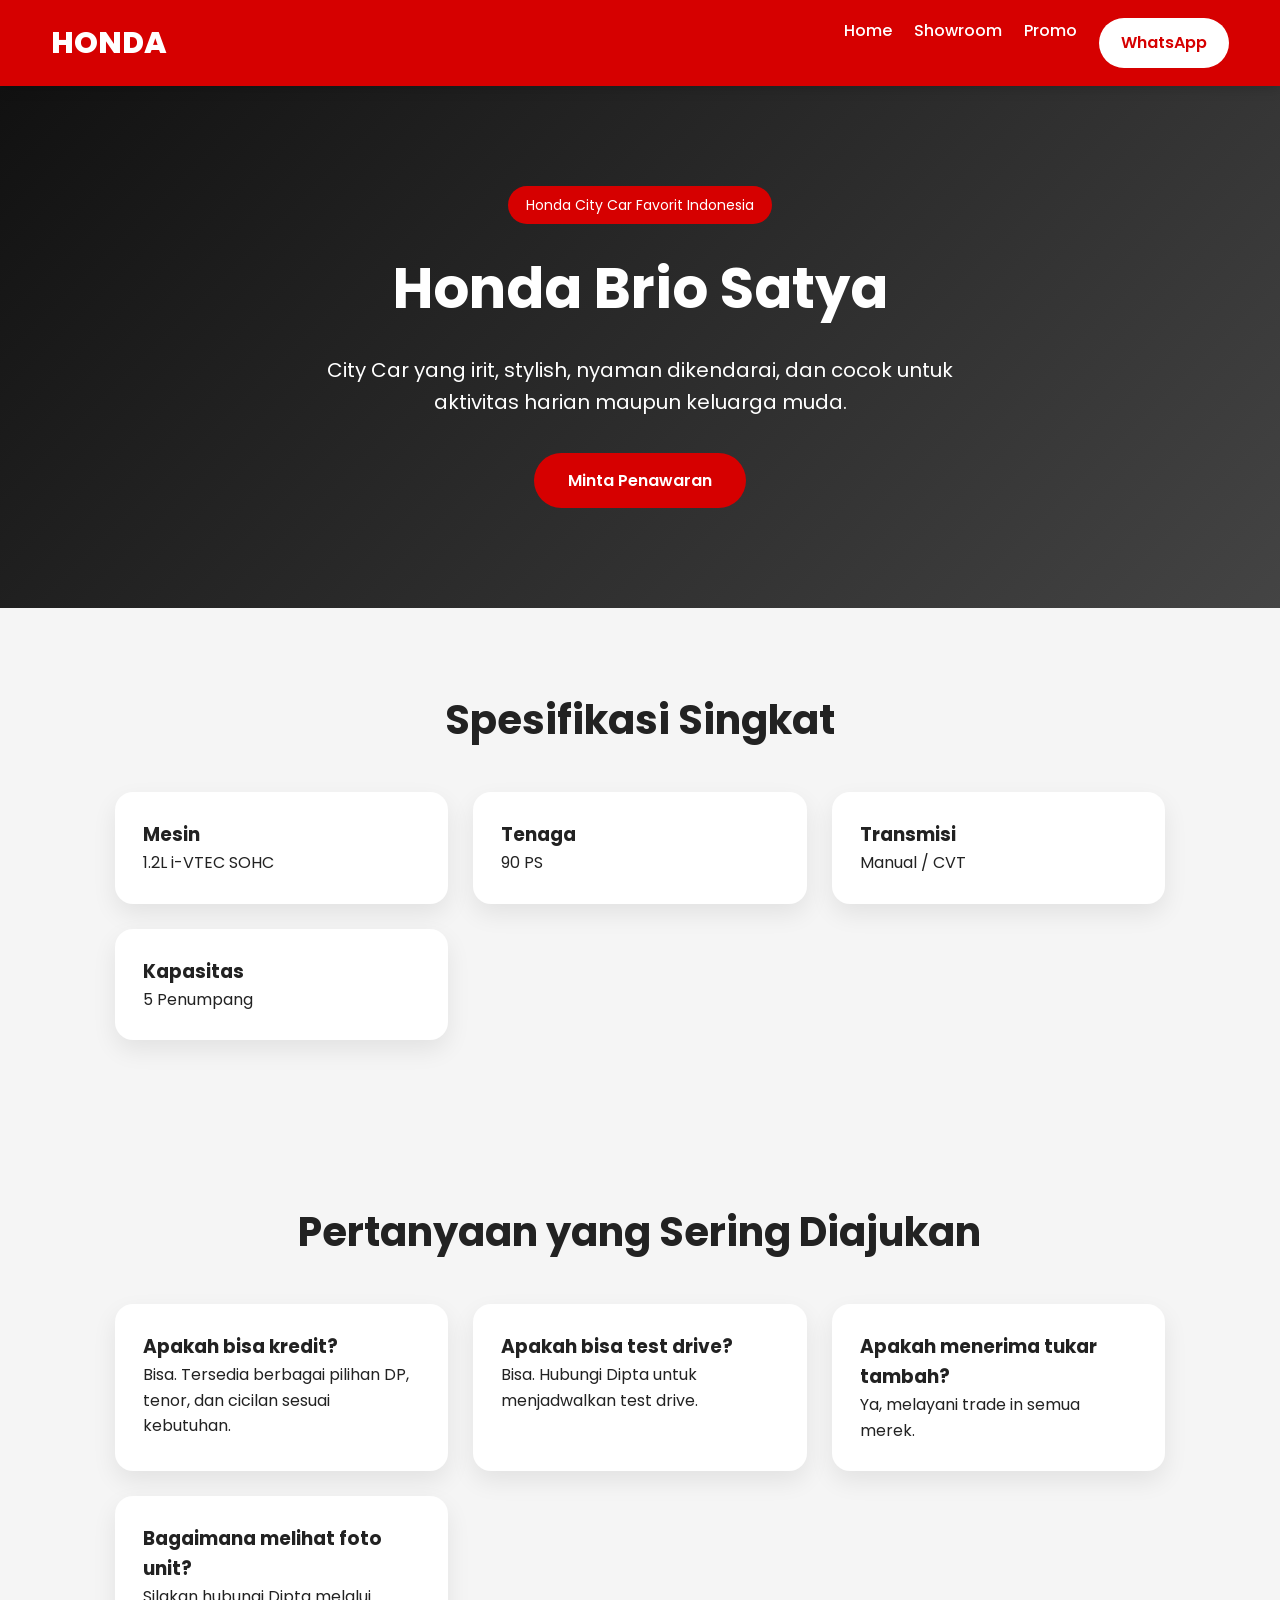
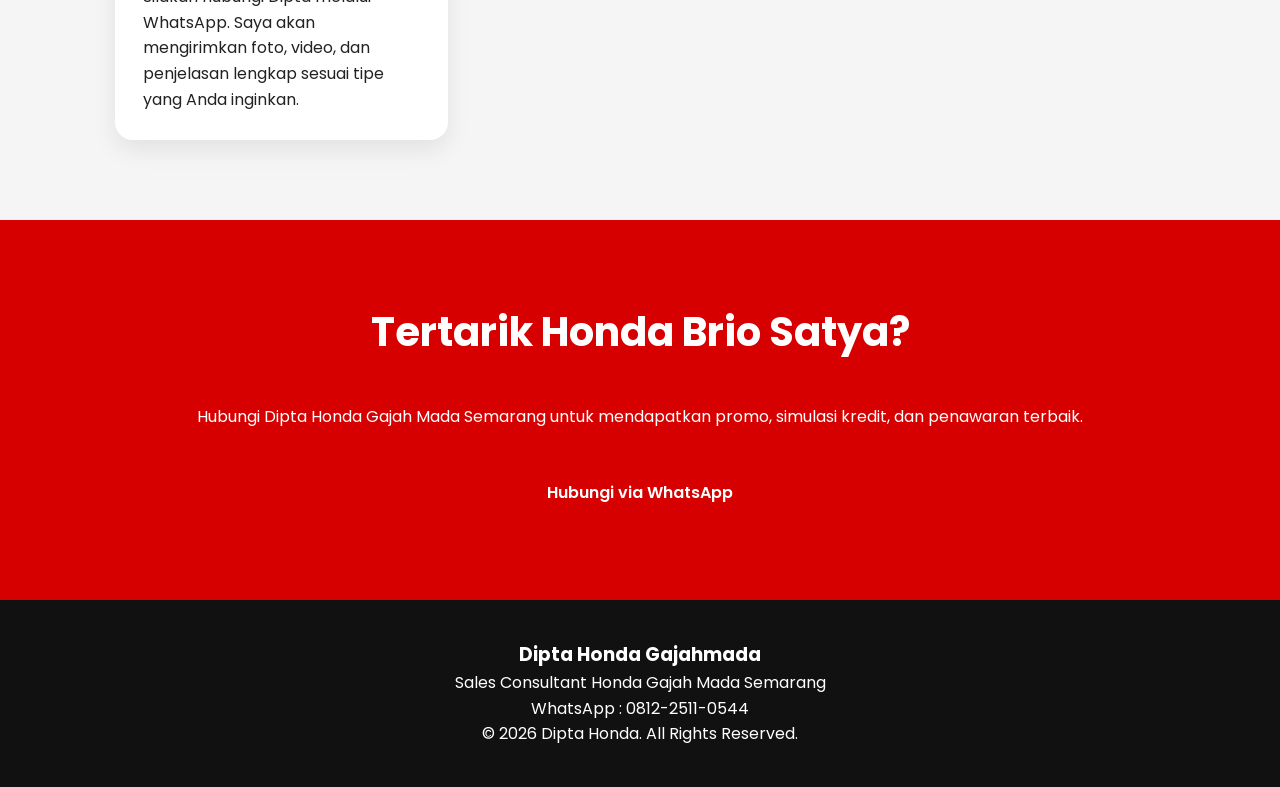
<file: brio-satya.html>
<!DOCTYPE html>
<html lang="id">

<head>
    <meta charset="UTF-8">
    <meta name="viewport" content="width=device-width, initial-scale=1.0">

    <title>Honda Brio Satya | Dipta Honda Gajah Mada</title>

    <link rel="preconnect" href="https://fonts.googleapis.com">
    <link rel="preconnect" href="https://fonts.gstatic.com" crossorigin>

    <link href="https://fonts.googleapis.com/css2?family=Poppins:wght@400;500;600;700;800&display=swap" rel="stylesheet">

    <link rel="stylesheet" href="style.css">
</head>

<body>

<header>

<div class="container">

<div class="logo">
HONDA
</div>

<nav>
<a href="index.html">Home</a>
<a href="index.html#showroom">Showroom</a>
<a href="index.html#promo">Promo</a>
<a href="https://wa.me/6281225110544" class="btn">WhatsApp</a>
</nav>

</div>

</header>

<section class="hero">

<div class="hero-content">

<span class="badge">
Honda City Car Favorit Indonesia
</span>

<h1>Honda Brio Satya</h1>

<p>
City Car yang irit, stylish, nyaman dikendarai, dan cocok untuk aktivitas harian maupun keluarga muda.
</p>

<a href="https://wa.me/6281225110544?text=Halo%20Dipta,%20saya%20ingin%20bertanya%20tentang%20Honda%20Brio%20Satya" class="btn-red">
Minta Penawaran
</a>

</div>

</section>
<section>

<div class="container">

<h2>Spesifikasi Singkat</h2>

<div class="grid">

<div class="card">

<h3>Mesin</h3>
<p>1.2L i-VTEC SOHC</p>

</div>

<div class="card">

<h3>Tenaga</h3>
<p>90 PS</p>

</div>

<div class="card">

<h3>Transmisi</h3>
<p>Manual / CVT</p>

</div>

<div class="card">

<h3>Kapasitas</h3>
<p>5 Penumpang</p>

</div>

</div>

</div>

</section>
<section>

<div class="container">

<h2>Pertanyaan yang Sering Diajukan</h2>

<div class="grid">

<div class="card">
<h3>Apakah bisa kredit?</h3>
<p>Bisa. Tersedia berbagai pilihan DP, tenor, dan cicilan sesuai kebutuhan.</p>
</div>

<div class="card">
<h3>Apakah bisa test drive?</h3>
<p>Bisa. Hubungi Dipta untuk menjadwalkan test drive.</p>
</div>

<div class="card">
<h3>Apakah menerima tukar tambah?</h3>
<p>Ya, melayani trade in semua merek.</p>
</div>

<div class="card">
<h3>Bagaimana melihat foto unit?</h3>
<p>Silakan hubungi Dipta melalui WhatsApp. Saya akan mengirimkan foto, video, dan penjelasan lengkap sesuai tipe yang Anda inginkan.</p>
</div>

</div>

</div>

</section>
<section class="promo" id="promo">

<h2>Tertarik Honda Brio Satya?</h2>

<p>
Hubungi Dipta Honda Gajah Mada Semarang untuk mendapatkan promo, simulasi kredit, dan penawaran terbaik.
</p>

<a href="https://wa.me/6281225110544?text=Halo%20Dipta,%20saya%20tertarik%20dengan%20Honda%20Brio%20Satya" class="btn-red">
Hubungi via WhatsApp
</a>

</section>

<footer>

<h3>Dipta Honda Gajahmada</h3>

<p>Sales Consultant Honda Gajah Mada Semarang</p>

<p>WhatsApp : 0812-2511-0544</p>

<p>© 2026 Dipta Honda. All Rights Reserved.</p>

</footer>

</body>

</html>
</file>
<file: style.css>
*{
    margin:0;
    padding:0;
    box-sizing:border-box;
}

html{
    scroll-behavior:smooth;
}

body{
    font-family:'Poppins',sans-serif;
    background:#f5f5f5;
    color:#222;
    line-height:1.6;
}

.container{
    width:min(92%,1200px);
    margin:auto;
}

/* HEADER */

header{
    background:#d60000;
    position:sticky;
    top:0;
    z-index:1000;
    box-shadow:0 3px 12px rgba(0,0,0,.15);
}

header .container{
    display:flex;
    justify-content:space-between;
    align-items:center;
    padding:18px 0;
}

.logo{
    color:#fff;
    font-size:30px;
    font-weight:800;
}

nav{
    display:flex;
    gap:22px;
}

nav a{
    color:#fff;
    text-decoration:none;
    font-weight:500;
}

.btn{
    background:#fff;
    color:#d60000;
    padding:12px 22px;
    border-radius:30px;
    text-decoration:none;
    font-weight:600;
}

/* HERO */

.hero{
    background:linear-gradient(135deg,#111,#444);
    color:#fff;
    text-align:center;
    padding:100px 20px;
}

.hero-content{
    max-width:900px;
    margin:auto;
}

.badge{
    display:inline-block;
    background:#d60000;
    padding:8px 18px;
    border-radius:30px;
    margin-bottom:20px;
    font-size:14px;
}

.hero h1{
    font-size:56px;
    margin-bottom:20px;
}

.hero p{
    max-width:700px;
    margin:auto;
    font-size:20px;
}

.btn-red{
    display:inline-block;
    margin-top:35px;
    background:#d60000;
    color:#fff;
    padding:15px 34px;
    border-radius:35px;
    text-decoration:none;
    font-weight:600;
}

/* SECTION */

section{
    padding:80px 20px;
}

section h2{
    text-align:center;
    font-size:40px;
    margin-bottom:40px;
}

.grid{
    display:grid;
    grid-template-columns:repeat(auto-fit,minmax(260px,1fr));
    gap:25px;
    width:min(92%,1200px);
    margin:auto;
}

.card{
    background:#fff;
    border-radius:18px;
    padding:28px;
    box-shadow:0 10px 25px rgba(0,0,0,.08);
    transition:.3s;
}

.card:hover{
    transform:translateY(-6px);
}

.why{
    background:#fff;
}

.why .card{
    text-align:center;
    border-top:5px solid #d60000;
}

.showroom{
    background:#f2f2f2;
}

.showroom .card{
    text-align:center;
}

.promo{
    background:#d60000;
    color:#fff;
    text-align:center;
}

.promo h2{
    color:#fff;
}

footer{
    background:#111;
    color:#fff;
    text-align:center;
    padding:40px 20px;
}

/* MOBILE */

@media(max-width:768px){

header .container{
    flex-direction:column;
    gap:16px;
}

nav{
    flex-wrap:wrap;
    justify-content:center;
    gap:14px;
}

.hero{
    padding:70px 20px;
}

.hero h1{
    font-size:36px;
}

.hero p{
    font-size:17px;
}

.btn,
.btn-red{
    display:block;
    width:100%;
    text-align:center;
}
    

.grid{
    grid-template-columns:1fr;
}

section h2{
    font-size:30px;
}

}
.car-img{
    width:100%;
    border-radius:15px;
    margin-bottom:18px;
    object-fit:cover;
}

.price{
    font-size:24px;
    font-weight:700;
    color:#d60000;
    margin-bottom:18px;
}

.feature-list{
    list-style:none;
    padding:0;
    margin-bottom:20px;
}

.feature-list li{
    margin:8px 0;
}

.btn-detail{
    display:block;
    text-align:center;
    text-decoration:none;
    padding:14px;
    border:2px solid #d60000;
    color:#d60000;
    border-radius:30px;
    font-weight:600;
    margin-bottom:15px;
    transition:.3s;
}

.btn-detail:hover{
    background:#d60000;
    color:#fff;
}
.car-image{
    width:100%;
    height:220px;
    object-fit:cover;
    border-radius:12px;
    margin-bottom:20px;
}

.price{
    font-size:20px;
    font-weight:700;
    color:#d60000;
    text-align:center;
    margin:15px 0 20px;
    }
</file>
